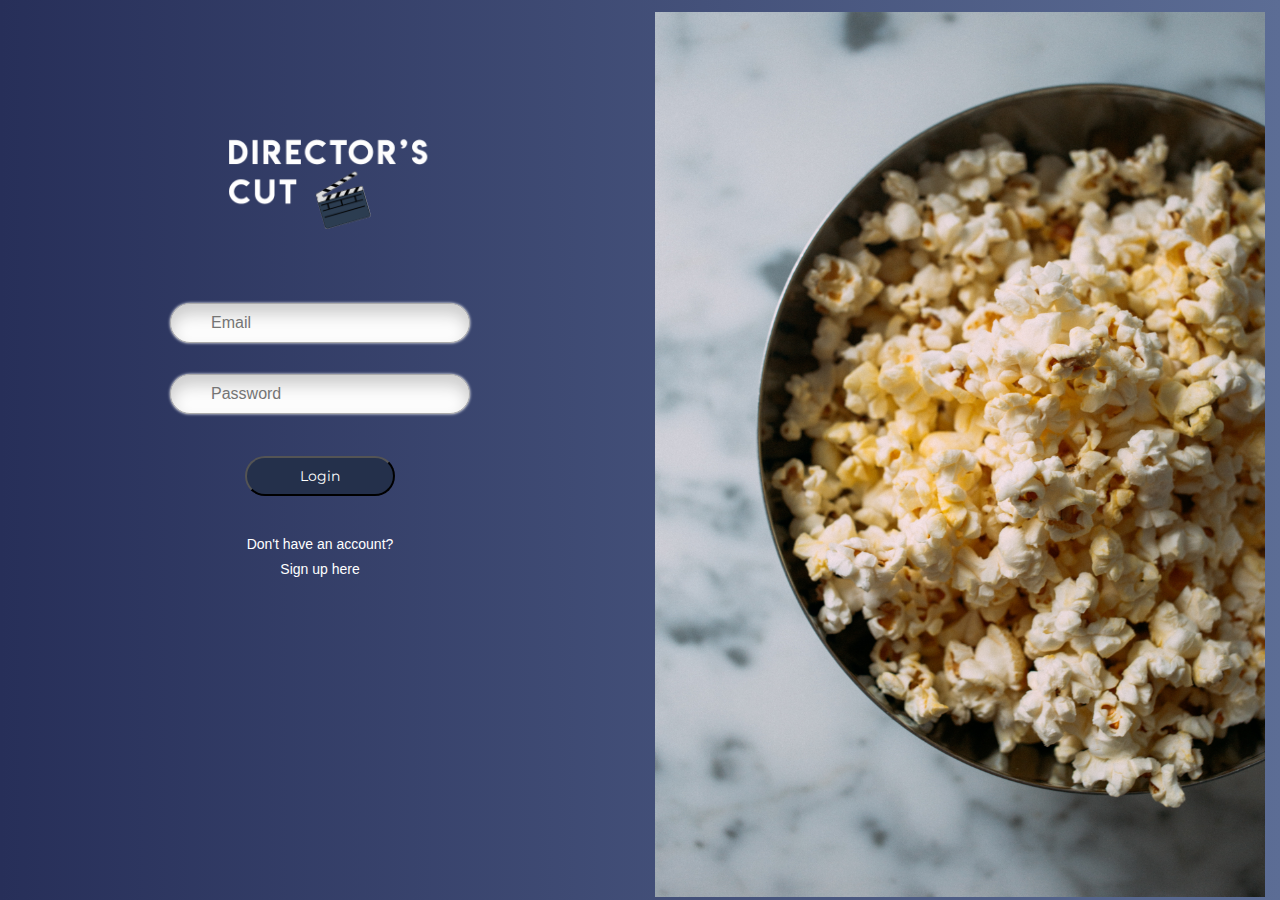
<file: index.html>
<!DOCTYPE html>
<html>
    <head>
        <!--Meta Information-->
        <meta name="Subject" content="IDV100">
        <meta name="Lecturer" content="Mike Maynard">
        <meta name="Assessment" content="Term 4">
        <meta name="viewport" content="width=device-width, initial-scale=1.0">
        
        <!--bootstrap css-->
        <link rel="stylesheet" href="bootstrap/4.1.3/css/bootstrap.min.css">
        
        <!--jquery-->
        <script src="jquery/1.12.0/jquery.min.js"></script>
        
        <!--bootstrap js-->
        <script src="bootstrap/4.1.3/js/bootstrap.min.js"></script>
        
        <!--font-->
        <link href="https://fonts.googleapis.com/css?family=Montserrat" rel="stylesheet">
        
        <!--js-->
        <script type="text/javascript" src="js/login.js"></script>
        
        <!--css-->
         <link rel='stylesheet' href='https://cdnjs.cloudflare.com/ajax/libs/font-awesome/4.7.0/css/font-awesome.css'>
        
        <link rel="stylesheet" href="css/login.css">
    
        
        
        <title>Director's Cut | Login</title>
    </head>
    
    <body>
        <div class="container-fluid">
            
            <div class="row">
            
                <div class="left-side  col-sm-6">
                     
                    <div class="logo-holder">
                        <img src="img/LOGO-DEV.gif"><!--your-logo-gif-here-->     
                    </div>
                    
                     <form onsubmit="return check_form();">
                         
                    
                   <div class="login inputWithIcon">
                    <input type="text" id="email" placeholder="Email" onblur="check_email();">
                       <span class='error_text' id='email_error'></span>
                      
                        
                    </div>
                    
            
                    <div class="password inputWithIcon">
                         <input type="password" id="pass" placeholder="Password" onblur="check_pass();">
                          <span class='error_text' id='pass_error'></span>
                      
                        </div>
           
                    
                    <div class="buttons box-child">
                        
                        <input type="submit" formaction="pages/home.html" value="Login">
                            <h5>Don't have an account?</h5>
                            <h5><a href="../pages/signup.html">Sign up</a> here</h5>
                    </div><!--buttons-->


                    </form> 
                </div><!--left-side-->
    
            <div class="right-side hidden-xs col-sm-6 ">
                    
                    <div class="img-holder">
                        <img src="img/pop.jpg">
                        
                    </div>
           
            </div><!--right-side-->
        </div><!--row-->
            
                    
                
                
                                
        
                    
                
                <!--content goes here-->
                
    
            <!--content-->
        </div><!--wrapper-->
    </body>
</html>
</file>
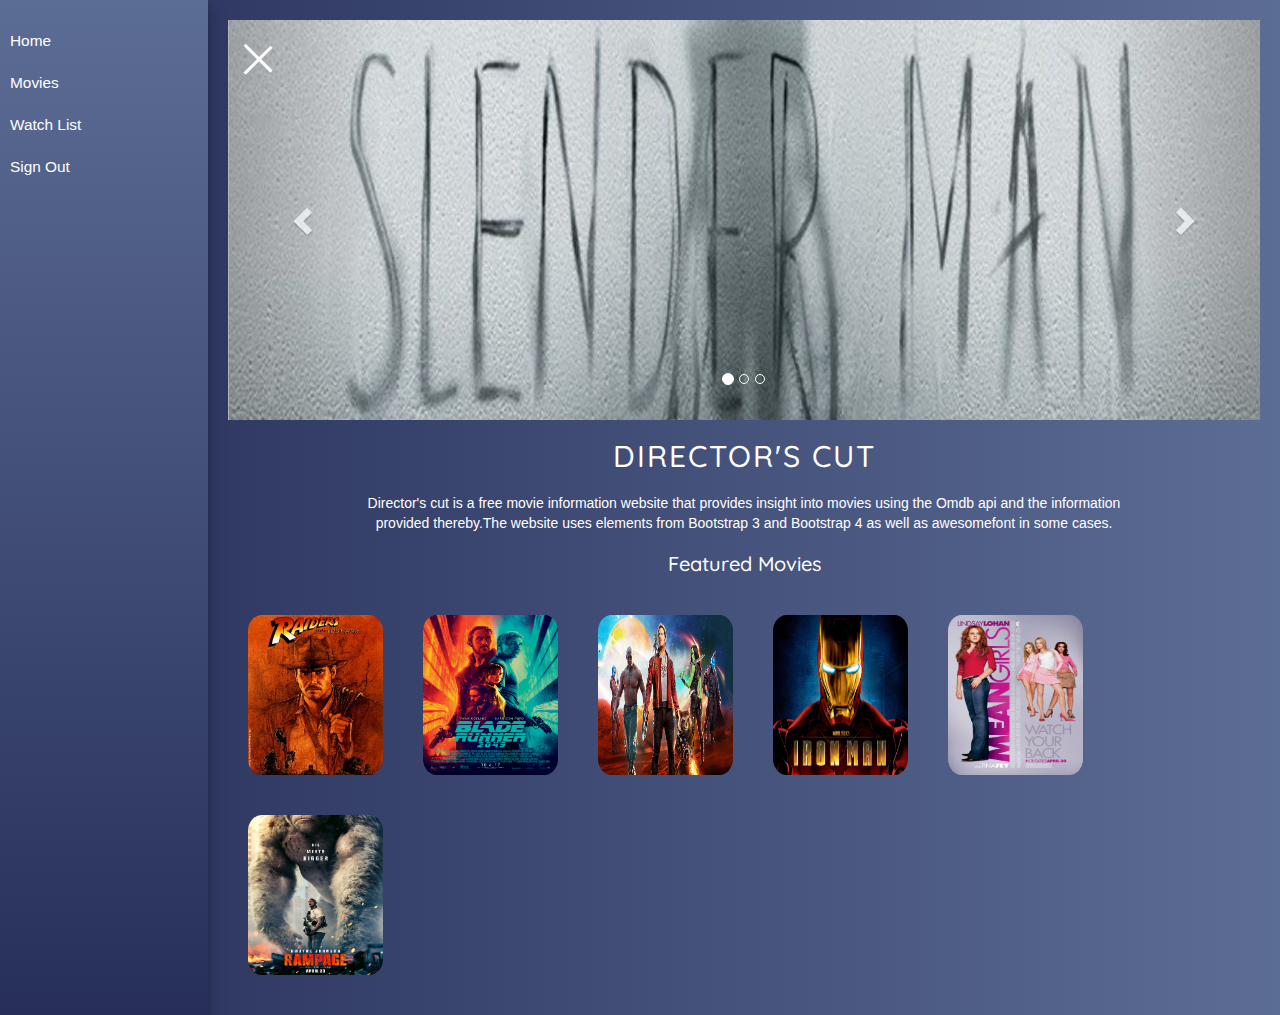
<file: pages/home.html>
<!DOCTYPE html>
<html>

<head>
    <!--Meta Information-->
    <meta name="Subject" content="IDV100">
    <meta name="Lecturer" content="Mike Maynard">
    <meta name="Assessment" content="Term 4">

    <!--bootstrap css-->
    <link rel="stylesheet" href="../bootstrap/4.1.3/css/bootstrap.min.css">

    <!--jquery-->
    <script src="../jquery/1.12.0/jquery.min.js"></script>

    <!--bootstrap js-->
    <script src="../bootstrap/4.1.3/js/bootstrap.min.js"></script>

    <!--font-->
    <link href="https://fonts.googleapis.com/css?family=Montserrat" rel="stylesheet">
    <link href="https://fonts.googleapis.com/css?family=Quicksand" rel="stylesheet">
    
    <!--js-->
    <script type="text/javascript" src="../js/template.js"></script>
    <script type="text/javascript" src="../js/home.js"></script>

    <!--css-->
    <link rel="stylesheet" href="../css/home.css">
    <link rel="stylesheet" href="../css/template.css">

    <title>Director's Cut | Home</title>
</head>

<body>
    <div class="wrapper">
        <nav id="sidebar">
            <ul class="list-unstyled components">
                <li class="active">
                    <a href="home.html">Home</a>
                </li>
                <li>
                    <a href="movies.html">Movies</a>
                </li>
                <li>
                    <a href="watch_list.html">Watch List</a>
                </li>
                <li>
                    <a href="../index.html">Sign Out</a>
                </li>
            </ul>
        </nav>
        <!--content goes here-->
        <div id="content">
            <!--side nav button-->
            <div class="x-button">
                <button type="button" id="sidebarCollapse" class="navbar-btn collapsed" data-toggle="collapse">
                    <span></span>
                    <span></span>
                    <span></span>
                </button>
                <div class="line">
                </div>

            </div>
            <!-- Carousel -->
            <div id="featuredCarousel" class="carousel slide" data-ride="carousel">
                <!-- Indicators -->
                <ol class="carousel-indicators">
                    <li data-target="#featuredCarousel" data-slide-to="0" class="active"></li>
                    <li data-target="#featuredCarousel" data-slide-to="1"></li>
                    <li data-target="#featuredCarousel" data-slide-to="2"></li>
                </ol>
                <!-- Wrapper for slides -->
                <div class="carousel-inner">
                    <div class="item active">
                        <img src="../img/slenderBanner.jpg" alt="#" style="width:100%;">
                    </div>

                    <div class="item">
                        <img src="../img/aquamanBanner.jpg" alt="#" style="width:100%;">
                    </div>

                    <div class="item">
                        <img src="../img/robinHoodBanner.jpg" alt="#" style="width:100%;">
                    </div>
                </div>
                <!-- Left and right controls -->
                <a class="left carousel-control" href="#featuredCarousel" data-slide="prev">
                    <span class="glyphicon glyphicon-chevron-left"></span>
                    <span class="sr-only">Previous</span>
                </a>
                <a class="right carousel-control" href="#featuredCarousel" data-slide="next">
                    <span class="glyphicon glyphicon-chevron-right"></span>
                    <span class="sr-only">Next</span>
                </a>
            </div>
            <div class="about">
                <h2 id="Title">DIRECTOR'S CUT</h2>
                <p>Director's cut is a free movie information website that provides insight into movies using the Omdb api and the information provided thereby.The website uses elements from Bootstrap 3 and Bootstrap 4 as well as awesomefont in some cases.</p>
            </div>
            <div class="featuredMovies">
                <h2 id="Subtitle">Featured Movies</h2>
                <div class="MovieCard col-xs-12 col-s-4 col-md-3">
                    <img src="../img/Raiders.jpg" alt="Card image">
                </div>
                <div class="MovieCard col-xs-12 col-s-4 col-md-3">
                    <img src="../img/bladerunner.jpg" alt="Card image">
                </div>
                <div class="MovieCard col-xs-12 col-s-4 col-md-3">
                    <img src="../img/Guardians-of-the-Galaxy-vol-2.jpg" alt="Card image">
                </div>
                <div class="MovieCard col-xs-12 col-s-4 col-md-3">
                    <img src="../img/ironman.jpg" alt="Card image">
                </div>
                <div class="MovieCard col-xs-12 col-s-4 col-md-3">
                    <img src="../img/MeanGirls.jpg" alt="Card image">
                </div>
                <div class="MovieCard col-xs-12 col-s-4 col-md-3">
                    <img src="../img/rampage.jpg" alt="Card image">
                </div>
            </div>
        </div>
        <!--content-->
    </div>
    <!--wrapper-->
</body>

</html>
</file>
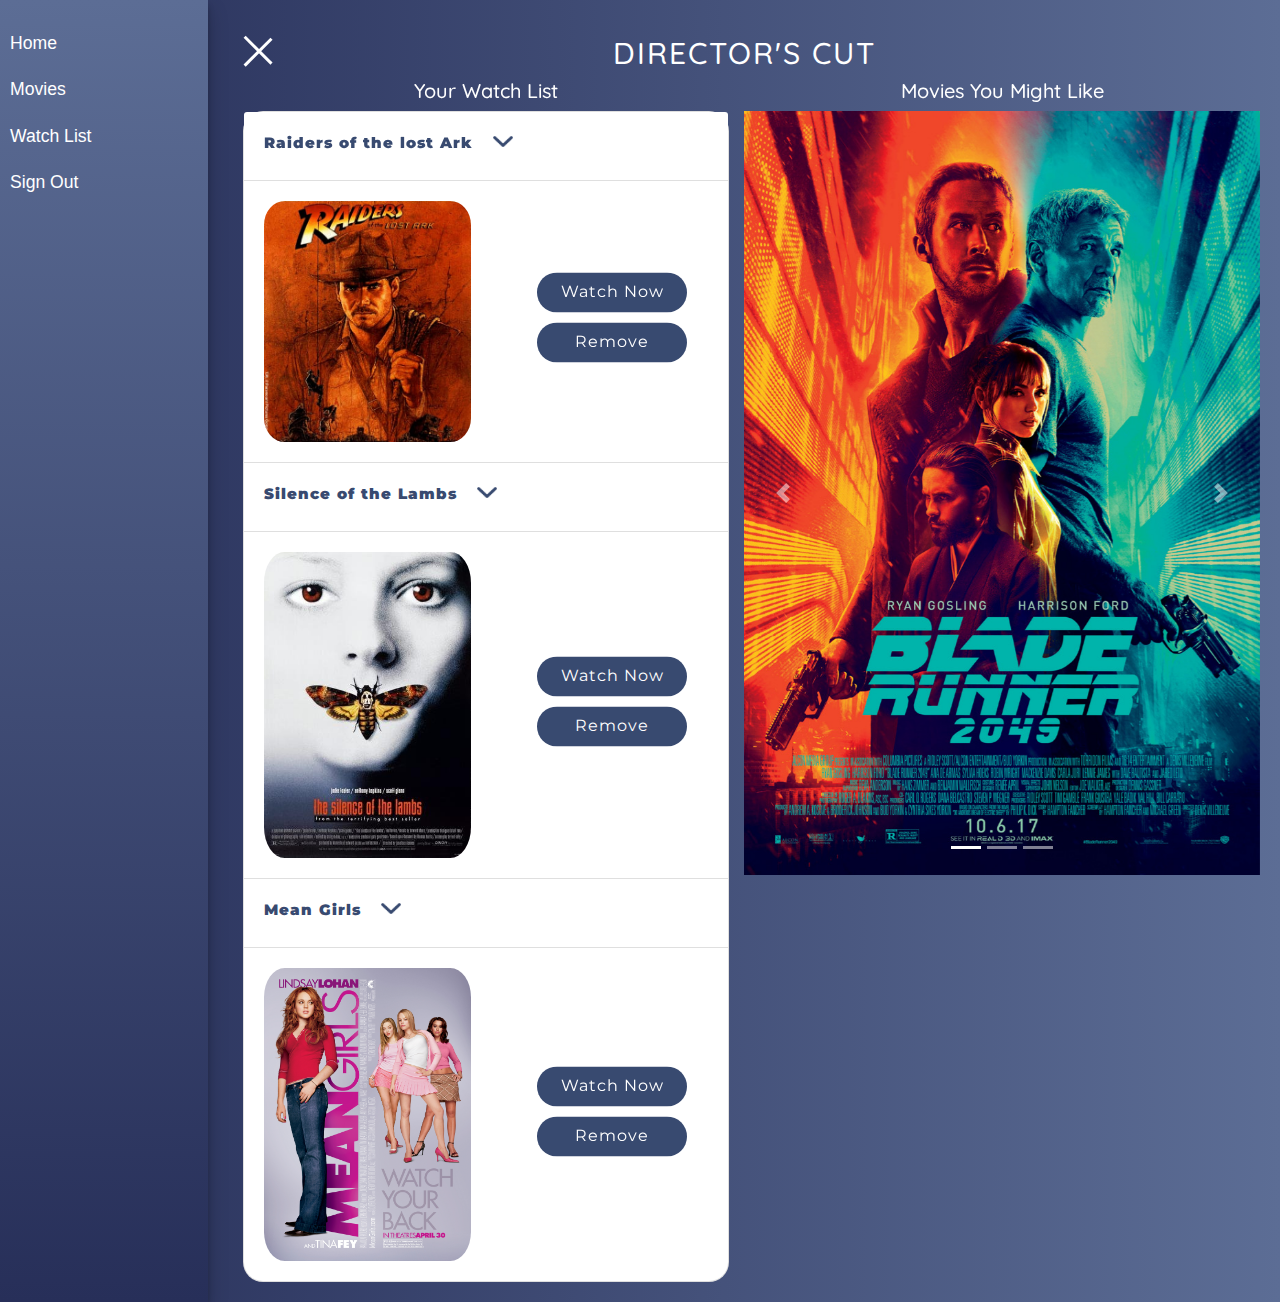
<file: pages/watch_list.html>
<!DOCTYPE html>
<html>
    <head>
        <!--Meta Information-->
        <meta name="viewport" content="width=device-width, initial-scale=1.0">
        <meta name="Subject" content="IDV100">
        <meta name="Lecturer" content="Mike Maynard">
        <meta name="Assessment" content="Term 4">
        
        <!--bootstrap css-->
        <link rel="stylesheet" href="../bootstrap4/css/bootstrap.min.css">
        
        <!--jquery-->
        <script src="../jquery/1.12.0/jquery.min.js"></script>
        
        <!--bootstrap js-->
        <script src="../bootstrap4/js/bootstrap.min.js"></script>
        
        <!--font-->
        <link href="https://fonts.googleapis.com/css?family=Montserrat" rel="stylesheet">
        <link href="https://fonts.googleapis.com/css?family=Quicksand" rel="stylesheet">
        
        <!--js-->
        <script type="text/javascript" src="../js/template.js"></script>
        <script type="text/javascript" src="../js/watchlist.js"></script>
        
        <!--css-->
        <link rel="stylesheet" href="../css/template.css">
        <link rel="stylesheet" href="../css/watchlist.css">
        <title>Director's Cut | Watchlist</title>
    </head>
    
    <body>
        <div class="wrapper">
            
            <nav id="sidebar">
                
                <ul class="list-unstyled components"> 
                    <li class="active">
                        <a href="home.html">Home</a>
                    </li>
                    <li>
                        <a href="movies.html">Movies</a>
                    </li>
                    <li>
                        <a href="watch_list.html">Watch List</a>
                    </li>
                    <li>
                        <a href="../index.html">Sign Out</a>
                    </li>    
                </ul>
            </nav>
            <!--side nav-->
            
            <div id="content" >
                <button type="button" id="sidebarCollapse" class="navbar-btn collapsed" data-toggle="collapse">
                    <span></span>
                    <span></span>
                    <span></span>
                </button>
                <div class="line">
                </div>
                <h1 id="Title" class="TopSpace">DIRECTOR'S CUT</h1>
                <!--content goes here-->
                <div class="container">
                    <div class="row">
                        <div class="left col-sm-6">
                            <div class="row">
                                <h2 id="Subtitle" class="col-12">Your Watch List</h2>
                            </div><!--row-->
                            <div class="accordion" id="Watchlist">
                                <div class="Info card">
                                    <div class="card-header" id="Title-One">
                                        <h5 class="mb-0">
                                            <p class="Movie-Title">Raiders of the lost Ark</p>
                                            <button class="Chev-button btn btn-link" type="button" data-toggle="collapse" data-target="#Info1">
                                                <img class="Chevron" src="../img/chevron.png">
                                            </button>

                                        </h5>
                                    </div><!--card header-->
                                    <div id="Info1" class="collapse show" data-parent="#Watchlist">
                                        <div class="card-body">

                                            <div class="row">
                                                <div class="MovieCard col-6">
                                                    <img src="../img/Raiders.jpg" alt="Card image">
                                                </div><!--MovieCard--> 
                                                <div class="col-6 box-parent">
                                                <div class="buttons box-child">
                                                    <a href="#" class="button btn btn-default">Watch Now</a>
                                                    <a href="#" class="remove button btn btn-default">Remove</a>
                                                </div><!--buttons-->
                                            </div>   
                                            </div><!--row-->
                                        </div><!--card-body-->
                                    </div><!--InfoOne-->
                                </div><!--card-->


                                <div class="Info card">
                                    <div class="card-header" id="Title-One">
                                        <h5 class="mb-0">
                                            <p class="Movie-Title">Silence of the Lambs</p>
                                            <button class="Chev-button btn btn-link" type="button" data-toggle="collapse" data-target="#Info2">
                                                <img class="Chevron" src="../img/chevron.png">
                                            </button>

                                        </h5>
                                    </div><!--card header-->
                                    <div id="Info2" class="collapse show" data-parent="#Watchlist">
                                        <div class="card-body">

                                            <div class="row">
                                                <div class="MovieCard col-6">
                                                    <img src="../img/Silenceofthelamb.jpg" alt="Card image">
                                                </div><!--MovieCard--> 
                                                <div class="col-6 box-parent">
                                                <div class="buttons box-child">
                                                    <a href="#" class="button btn btn-default">Watch Now</a>
                                                    <a href="#" class="remove button btn btn-default">Remove</a>
                                                </div><!--buttons-->
                                            </div>   
                                            </div><!--row-->
                                        </div><!--card-body-->
                                    </div><!--InfoOne-->
                                </div><!--card-->

                                <div class="Info card">
                                    <div class="card-header" id="Title-One">
                                        <h5 class="mb-0">
                                            <p class="Movie-Title">Mean Girls</p>
                                            <button class="Chev-button btn btn-link" type="button" data-toggle="collapse" data-target="#Info3">
                                                <img class="Chevron" src="../img/chevron.png">
                                            </button>
                                        </h5>
                                    </div><!--card header-->
                                    <div id="Info3" class="collapse show" data-parent="#Watchlist">
                                        <div class="card-body">

                                            <div class="row">
                                                <div class="MovieCard col-6">
                                                    <img src="../img/MeanGirls.jpg" alt="Card image">
                                                </div><!--MovieCard--> 
                                                <div class="col-6 box-parent">
                                                <div class="buttons box-child">
                                                    <a href="#" class="button btn btn-default">Watch Now</a>
                                                    <a href="#" class="remove button btn btn-default">Remove</a>
                                                </div><!--buttons-->
                                            </div>   
                                            </div><!--row-->
                                        </div><!--card-body-->
                                    </div><!--InfoOne-->
                                </div><!--card-->
                            </div><!--accordion-->
                        </div><!--left-->    

                        <div class="right col-sm-6 d-none d-sm-block">
                            <div class="row">
                                <h2 id="Subtitle" class="col-12">Movies You Might Like</h2>
                            </div><!--row-->
                            <div class="row">
                            <div id="demo" class="carousel slide" data-ride="carousel">

                              <!-- Indicators -->
                              <ul class="carousel-indicators">
                                <li data-target="#demo" data-slide-to="0" class="active"></li>
                                <li data-target="#demo" data-slide-to="1"></li>
                                <li data-target="#demo" data-slide-to="2"></li>
                              </ul>

                              <!-- The slideshow -->
                              <div class="carousel-inner">
                                <div class="carousel-item active">
                                  <img src="../img/bladerunner.jpg" alt="Blade Runner">
                                </div>
                                <div class="carousel-item">
                                  <img src="../img/the%20game%20pla.jpg" alt="Game Play">
                                </div>
                                <div class="carousel-item">
                                  <img src="../img/starwars.jpg" alt="Star Wars">
                                </div>
                              </div>

                              <!-- Left and right controls -->
                              <a class="carousel-control-prev" href="#demo" data-slide="prev">
                                <span class="carousel-control-prev-icon"></span>
                              </a>
                              <a class="carousel-control-next" href="#demo" data-slide="next">
                                <span class="carousel-control-next-icon"></span>
                              </a>

                            </div>
                            </div><!--row-->    
                        </div><!--right-->
                    </div><!--row-->    
            </div><!--container-->

            </div>
            <!--content-->
        
        </div><!--wrapper-->
    </body>
</html>
</file>
<file: css/login.css>
body {
    font: 'Montserrat', sans-serif;
    background: #4b6cb7;  /* fallback */
    background: linear-gradient(to left, #5c6d95, #272f59); 
}

h1, h2, h3, h4, h5, p{
    color: white;
}

h3{
    color: white;
}

a {
    color: inherit;
    text-decoration: none;
    transition: all 0.3s;
}

a:hover, a:focus, a:active {
    background-color: #6b77a1;
    text-decoration: none;
    box-shadow: 0 1px 3px rgba(0,0,0,0.12), 0 1px 2px rgba(0,0,0,0.24);
}

.wrapper {
    display: flex;
    width: 100%;
    align-items: stretch;
}

#content {
    width: 100%;
    padding: 20px;
    min-height: 100vh;
    transition: all 0.3s;
}



.login inputWithIcon{
   width: 300px;
  height: 40px; 
  background: #fcfcfc;
  border: 1px solid #aaa;
  border-radius: 30px;
  box-shadow: 0 0 3px #ffffff, 0 10px 15px #cdcdcd inset;
    position: fixed;
  color: black;
  font-size: 16px;
    text-indent: 30px;
    margin-bottom: 5%; 
}

.password inputWithIcon{
   width: 300px;
   height: 40px;  
   background: #fcfcfc;
   border: 1px solid #aaa;
   border-radius: 30px;
   box-shadow: 0 0 3px #ffffff, 0 10px 15px #cdcdcd inset;
   position: fixed;
   color: black;
   font-size: 16px;
   text-indent: 30px;    
}

input[type="text"] {
  width: 300px;
  height: 40px;
  border: 1px solid #aaa;
  border-radius: 30px;
background: #fcfcfc;
  box-shadow: 0 0 3px #ffffff, 0 10px 15px #cdcdcd inset;
  color: black;
  font-size: 16px;
  outline:inherit;
  box-sizing: border-box;
  transition: 0.3s;
    position: relative;
    margin-bottom: 5%; 
}


input[type="text"]:focus {
  border-color: dodgerBlue;
  box-shadow: 0 0 8px 0 dodgerBlue;
}

.inputWithIcon input[type="text"] {
  padding-left: 40px;
}


input[type="password"] {
  width: 300px;
  height: 40px;
  border: 1px solid #aaa;
  border-radius: 30px;
background: #fcfcfc;
  box-shadow: 0 0 3px #ffffff, 0 10px 15px #cdcdcd inset;
  color: black;
  font-size: 16px;
  outline:inherit;
  box-sizing: border-box;
  transition: 0.3s;
    position: relative;
    margin-bottom: 5%; 
}


input[type="password"]:focus {
  border-color: dodgerBlue;
  box-shadow: 0 0 8px 0 dodgerBlue;
}

.inputWithIcon input[type="password"] {
  padding-left: 40px;
}


.inputWithIcon {
  position: relative;
}

.inputWithIcon i {
  position: absolute;
  left: 200px;
  top: 4px;
  padding: 9px 8px;
  color: #aaa;
  transition: 0.3s;
    font-size: 20px;
}

.inputWithIcon input[type="text"]:focus + i {
  color: dodgerBlue;
}

.inputWithIcon.inputIconBg i {
  background-color: #aaa;
  color: #fff;
  padding: 9px 4px;
  border-radius: 4px 0 0 4px;
}

.inputWithIcon.inputIconBg input[type="text"]:focus + i {
  color: #fff;
  background-color: dodgerBlue;
}


.buttons {
    margin: 0; 
    object-position: center;
     text-align: center;
    text-decoration: none;
    outline: none;
}


.left-side{
    height: 100vh;
    text-align: center;
    
}


.right-side{
    height: 100vh;
    object-position: center;
  
}


.logo-holder{
    width: 230px;
    height:120px;
    margin: 0 auto;
    margin-top: 20%;
    margin-bottom: 10%;
    background-image: url(../img/LOGO-DEV.gif);

}
img{
    height: auto;
    width: 100%;
}



.error_text
{
 margin:0px;
 color:#DF013A;	
 font-weight:normal;
 font-size:14px;
}


input[type="submit"] {
    height: 40px;
    width: 150px;
    border-radius: 30px;
    background-color: #24304b;
    color: white;
    margin-top:2%;
    margin-bottom: 5%;
    font-family: "Montserrat";
    object-position: center;
    text-align: center;
    text-decoration: none;
    outline: none;
}


input[type="submit"]:hover{
    
    background-color: #f0550e;
    opacity: 0.9;
    text-decoration: none;
    outline: none;   
}



.img-holder{
    width: 100%;
    height: auto;
    margin-top: 2%;
    margin-bottom: 0;
    background-image: url(../img/pop.jpg);
    float: right;

}
img{
    height: auto;
    width: 100%;
}
</file>
<file: css/home.css>
h1,
h2,
h3,
h4,
h5,
h6,
p {
    text-align: center;
    color: white;
    margin: 20px;
}

#sidebarCollapse {
    z-index: 1;
}

#Title {
    text-align: center;
    font-size: 30px;
    letter-spacing: 2px;
    font-family: "Quicksand";
}

#Subtitle {
    text-align: center;
    font-size: 20px;
    font-family: "Quicksand";
}

#featuredCarousel {
    background-color: lightblue;
    /*    width: 100%;*/
    min-width: 768px;
    height: 400px;
}

.carousel-inner .item img {
    width: 1600px;
    height: 400px;
}

.about h2,
p {
    margin: 20px auto;
    width: 768px;
}

.MovieCard {
    margin: 0;
    padding: 20px;
    width: 175px;
    height: 200px;

}

.MovieCard img {
    width: 100%;
    height: 100%;
    border-radius: 10%;
    margin: 0;
    padding: 0;
}
</file>
<file: css/template.css>
body {
    font: 'Montserrat', sans-serif;
    background: #4b6cb7;  /* fallback */
    background: linear-gradient(to left, #5c6d95, #272f59); 
}

h1, h2, h3, p{
    color: white;
    
}

#Title {
    text-align: center;
    font-size: 30px;
    letter-spacing: 2px;
    font-family: "Quicksand";
}

#Subtitle {
    text-align: center;
    font-size: 20px;
    font-family: "Quicksand";
}

h3{
    color: white;
}

a {
    color: inherit;
    text-decoration: none;
    transition: all 0.3s;
}

li a:hover, li a:focus, li a:active {
    background-color: #6b77a1;
    text-decoration: none;
/*    border-left: 5px solid #FF5727;*/
    box-shadow: 0 1px 3px rgba(0,0,0,0.12), 0 1px 2px rgba(0,0,0,0.24);
}

.wrapper {
    display: flex;
    width: 100%;
    align-items: stretch;
}

#content {
    width: 100%;
    padding: 20px;
    min-height: 100vh;
    transition: all 0.3s;
}

#sidebar {
    width: 250px;
    min-height: 100vh;
    background: linear-gradient(to bottom, #5c6d95, #272f59);
    color: #fff;
    transition: all 0.8s;
    box-shadow: 0 10px 20px rgba(0,0,0,0.19), 0 6px 6px rgba(0,0,0,0.23);
}

#sidebar.active {
    margin-left: -250px;
}

#sidebar ul.components {
    padding: 20px 0;
}

#sidebar ul p {
    color: white;
    padding: 10px;
}

#sidebar ul li a {
    color: white;
    padding: 10px;
    font-size: 1.1em;
    display: block;
}

 #sidebarCollapse {
    width: 60px;
    height: 60px;
    position: fixed;
    background-color: rgba(0,0,0,0);
    border: 0;
    outline: 0;
}

#sidebarCollapse span {
    width: 80%;
    height: 3px;
    margin: 0 auto;
    display: block;
    background: white;
    transition: all 0.8s cubic-bezier(0.810, -0.330, 0.345, 1.375);
}

#sidebarCollapse span:nth-of-type(1) {
    transform: rotate(45deg) translate(2px, 2px);
}
#sidebarCollapse span:nth-of-type(2) {
    opacity: 0;
}
#sidebarCollapse span:nth-of-type(3) {
    transform: rotate(-45deg) translate(1px, -1px);
}

#sidebarCollapse.active span {
    transform: none;
    opacity: 1;
    margin: 5px auto;
}

.button {
    height: 40px;
    width: 150px;
    border-radius: 30px;
    background-color: #24304b;
    color: white;
    margin-top:2%;
    margin-bottom: 5%;
    font-family: "Montserrat";
    object-position: center;
    text-align: center;
}

.button:hover{
    color: white;
    background-color: #f0550e;
    opacity: 0.9;
    
}

.buttons {
    margin: 0; 
    object-position: center;
     text-align: center;
}
</file>
<file: css/watchlist.css>
.TopSpace {
    margin-top: 15px;
}

@media only screen and (min-width: 601px){
    .button {
        font-size: 16px;
    }
}

@media only screen and (max-width: 600px){
    .button {
        font-size: 14px;
        width: 110px;
        padding-top: 10px;
    }
    
    #Title{
        font-size: 25px;
        text-align: right;
    }
    
    #Subtitle{
        font-size: 18px;
        text-align: right;
    }
    
}

.right {
    float: right;
}

.button {
    border-radius: 20px;
    display: block;
    margin-bottom: 10px;
    margin-left: 5%;
    background-color: #384a70;
    color: white;
    letter-spacing: 1px;
    font-family: "Montserrat";
}

.button:hover{
    color: white;
    background-color: #f0550e;
    opacity: 0.9;
    
}

.buttons {
    margin: 0;   
}

.box-parent{
    position: relative;
}

.box-child {
    position: absolute;
    top: 50%;
    left: 50%;
    transform: translate(-50%, -50%);
}

.Movie-Title {
    color: #384a70;
    font-family: "Montserrat";
    font-size: 15px;
    letter-spacing: 1px;
    font-weight: 1000;
    float: left;
    padding-top: 10px;
  
}

.Chev-button {
    padding: 0;
    height: 25px;
    width: 60px;
}

.Chevron {
    width: 20px;
    margin: 0;
    padding: 0;
    padding-top: 5px;
}

.Info {
    border-radius: 20px;
}

.MovieCard {
    margin: 0;
    
}

.MovieCard img {
    width: 100%;
    border-radius: 10%;
    margin: 0;
    padding: 0;
}

.card-header{
    background-color: white;
}

.poster-image {
    width: 90%;
}

.carousel-item img {
    max-width: 100%;
    height: auto;
}
</file>
